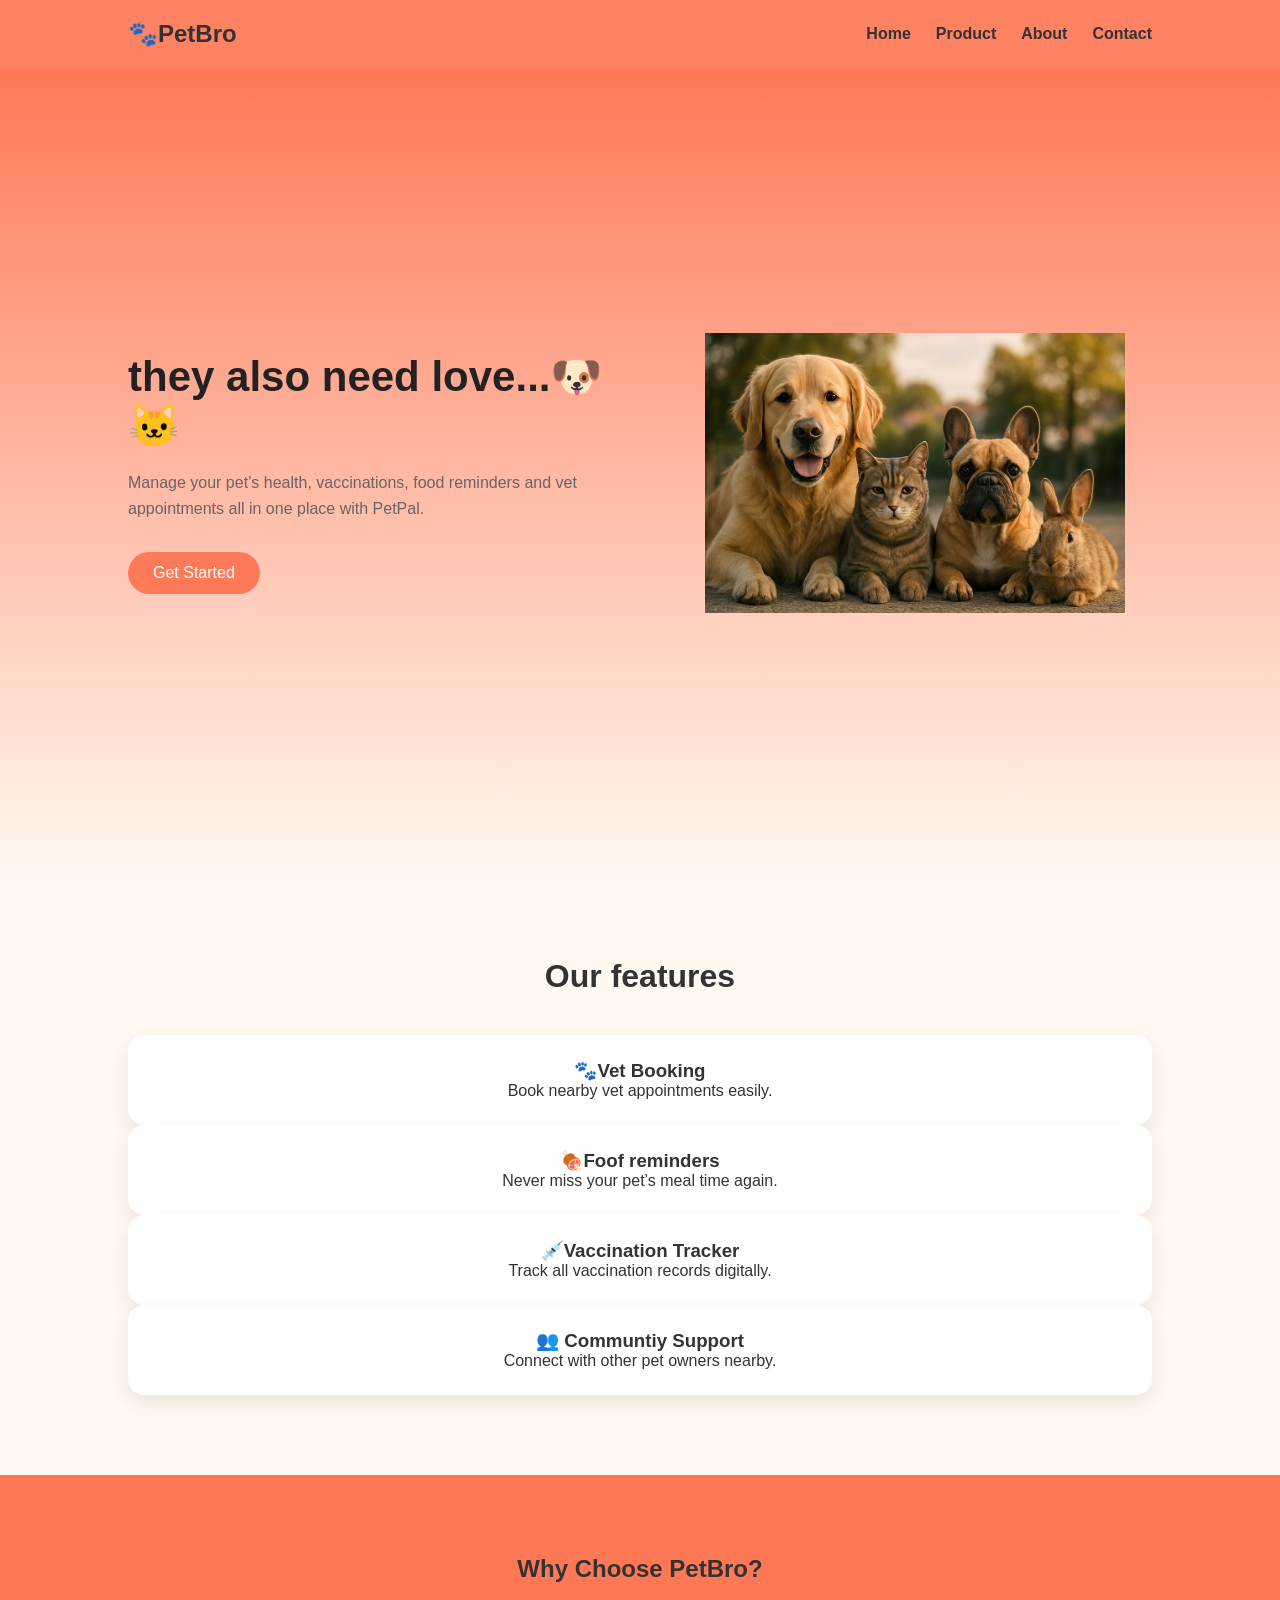
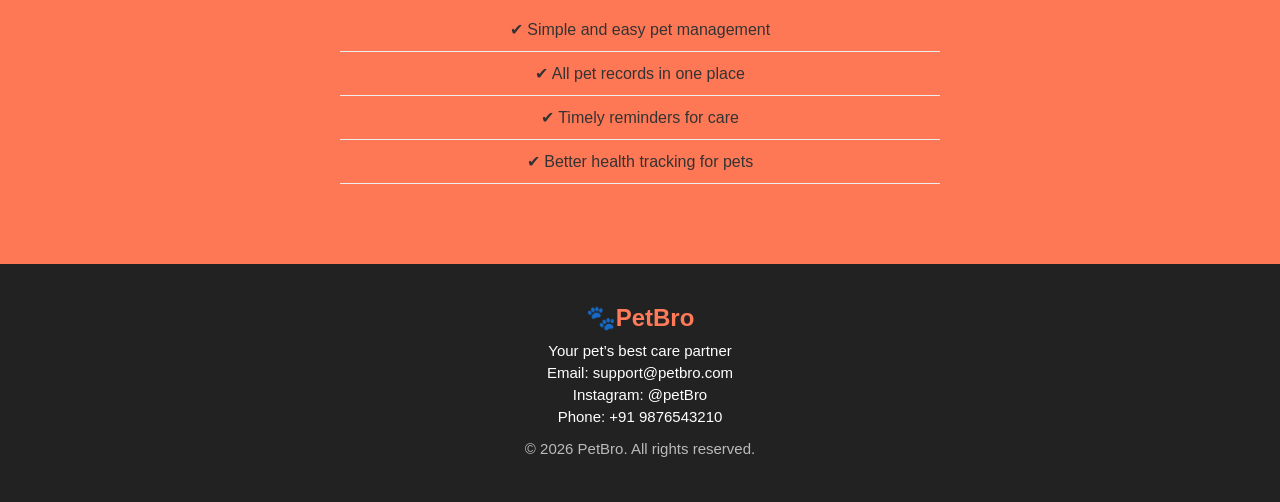
<file: index.html>
<!DOCTYPE html>
<html lang="en">
<head>
    <meta charset="UTF-8">
    <meta name="viewport" content="width=device-width, initial-scale=1.0">
    <link rel="stylesheet" href="css/style.css">
    <title>PetBro - Pet care management</title>
</head>
<body>
    <header class="navbar">
        <div class="logo">🐾PetBro</div>
        <nav>
        <ul>
            <li><a href="index.html">Home</a></li>
            <li><a href="product.html">Product</a></li>
            <li><a href="about.html">About</a></li>
            <li><a href="contact.html">Contact</a></li>
        </ul>
        </nav>
    </header>

    <section class="hero">
        <div class="content">
            <h1>they also need love...🐶🐱</h1>
            <p>Manage your pet’s health, vaccinations, food reminders and vet appointments
            all in one place with PetPal.</p>

            <a href="contact.html" class="btn">Get Started</a>
        </div>
        <div class="hero-image">
            <img src="images/pet.jpg" alt="pet image">
        </div>
    </section>

    <section class="features">
        <h2>Our features</h2>

        <div class="feature-contatiner">
            <div class="card">
                <h3>🐾Vet Booking</h3>
                <p>Book nearby vet appointments easily.</p>
            </div>
            <div class="card">
                <h3>🍖Foof reminders</h3>
                <p>Never miss your pet’s meal time again.</p>
            </div>
            <div class="card">
                <h3>💉Vaccination Tracker</h3>
                <p>Track all vaccination records digitally.</p>
            </div>
            <div class="card">
                <h3>👥 Communtiy Support</h3>
                <p>Connect with other pet owners nearby.</p>
            </div>
        </div>
    </section>
    <section class="benefits">
        <h2>Why Choose PetBro?</h2>
        <ul>
            <li>✔ Simple and easy pet management</li>
            <li>✔ All pet records in one place</li>
            <li>✔ Timely reminders for care</li>
            <li>✔ Better health tracking for pets</li>
        </ul>
    </section>

    <footer>
        <div>
            <h3>🐾PetBro</h3>
            <p>Your pet’s best care partner</p>
        </div>

        <div>
            <p>Email: support@petbro.com</p>
        <p>Instagram: @petBro</p>
        <p>Phone: +91 9876543210</p>
        </div>

        <p class="copy">© 2026 PetBro. All rights reserved.</p>
    </footer>
</body>
</html>
</file>
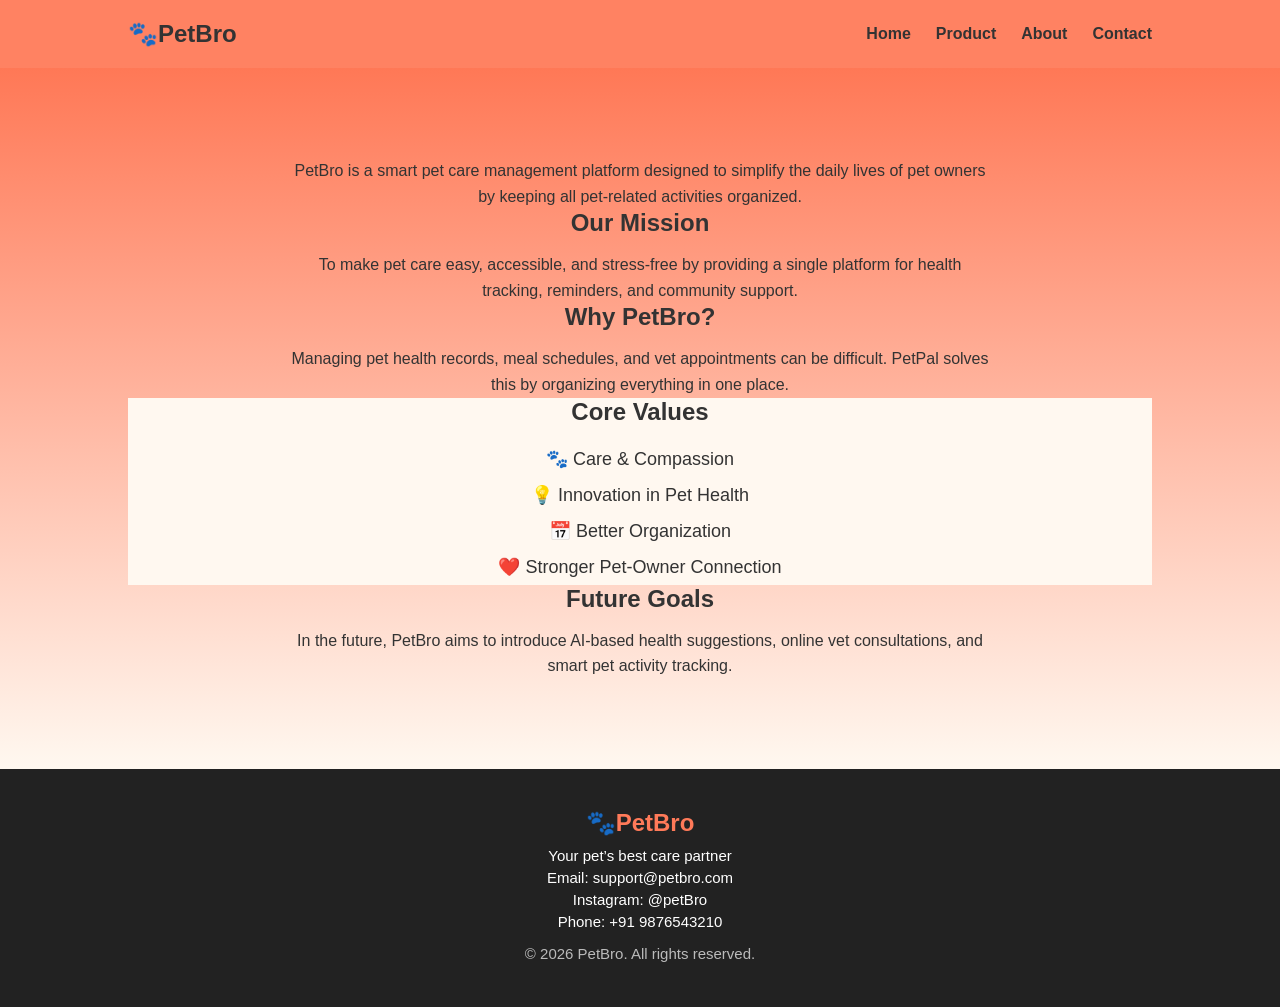
<file: about.html>
<!DOCTYPE html>
<html lang="en">
<head>
    <meta charset="UTF-8">
    <meta name="viewport" content="width=device-width, initial-scale=1.0">
    <link rel="stylesheet" href="css/style.css">
    <title>PetBro - Pet care management</title>
</head>
<body>
    <header class="navbar">
        <div class="logo">🐾PetBro</div>
        <nav>
        <ul>
            <li><a href="index.html">Home</a></li>
            <li><a href="product.html">Product</a></li>
            <li><a href="about.html">About</a></li>
            <li><a href="contact.html">Contact</a></li>
        </ul>
        </nav>
    </header>
    <section class="section">
    <section class="about">
        <p>
        PetBro is a smart pet care management platform designed to simplify
        the daily lives of pet owners by keeping all pet-related activities organized.
    </p>
    </section>
    <section class="mission">
    <h2>Our Mission</h2>
    <p>
        To make pet care easy, accessible, and stress-free by providing
        a single platform for health tracking, reminders, and community support.
    </p>
    </section>
     <section class="why-petpal">
        <h2>Why PetBro?</h2>
        <p>
            Managing pet health records, meal schedules, and vet appointments
            can be difficult. PetPal solves this by organizing everything in one place.
        </p>
    </section>
    <section class="values">
        <h2>Core Values</h2>
        <ul>
            <li>🐾 Care & Compassion</li>
            <li>💡 Innovation in Pet Health</li>
            <li>📅 Better Organization</li>
            <li>❤️ Stronger Pet-Owner Connection</li>
        </ul>
    </section>
    <section class="future">
    <h2>Future Goals</h2>
    <p>
        In the future, PetBro aims to introduce AI-based health suggestions,
        online vet consultations, and smart pet activity tracking.
    </p>
    </section>
    </section>
    <footer>
        <div>
            <h3>🐾PetBro</h3>
            <p>Your pet’s best care partner</p>
        </div>

        <div>
            <p>Email: support@petbro.com</p>
        <p>Instagram: @petBro</p>
        <p>Phone: +91 9876543210</p>
        </div>

        <p class="copy">© 2026 PetBro. All rights reserved.</p>
    </footer>
</body>
</html>
</file>
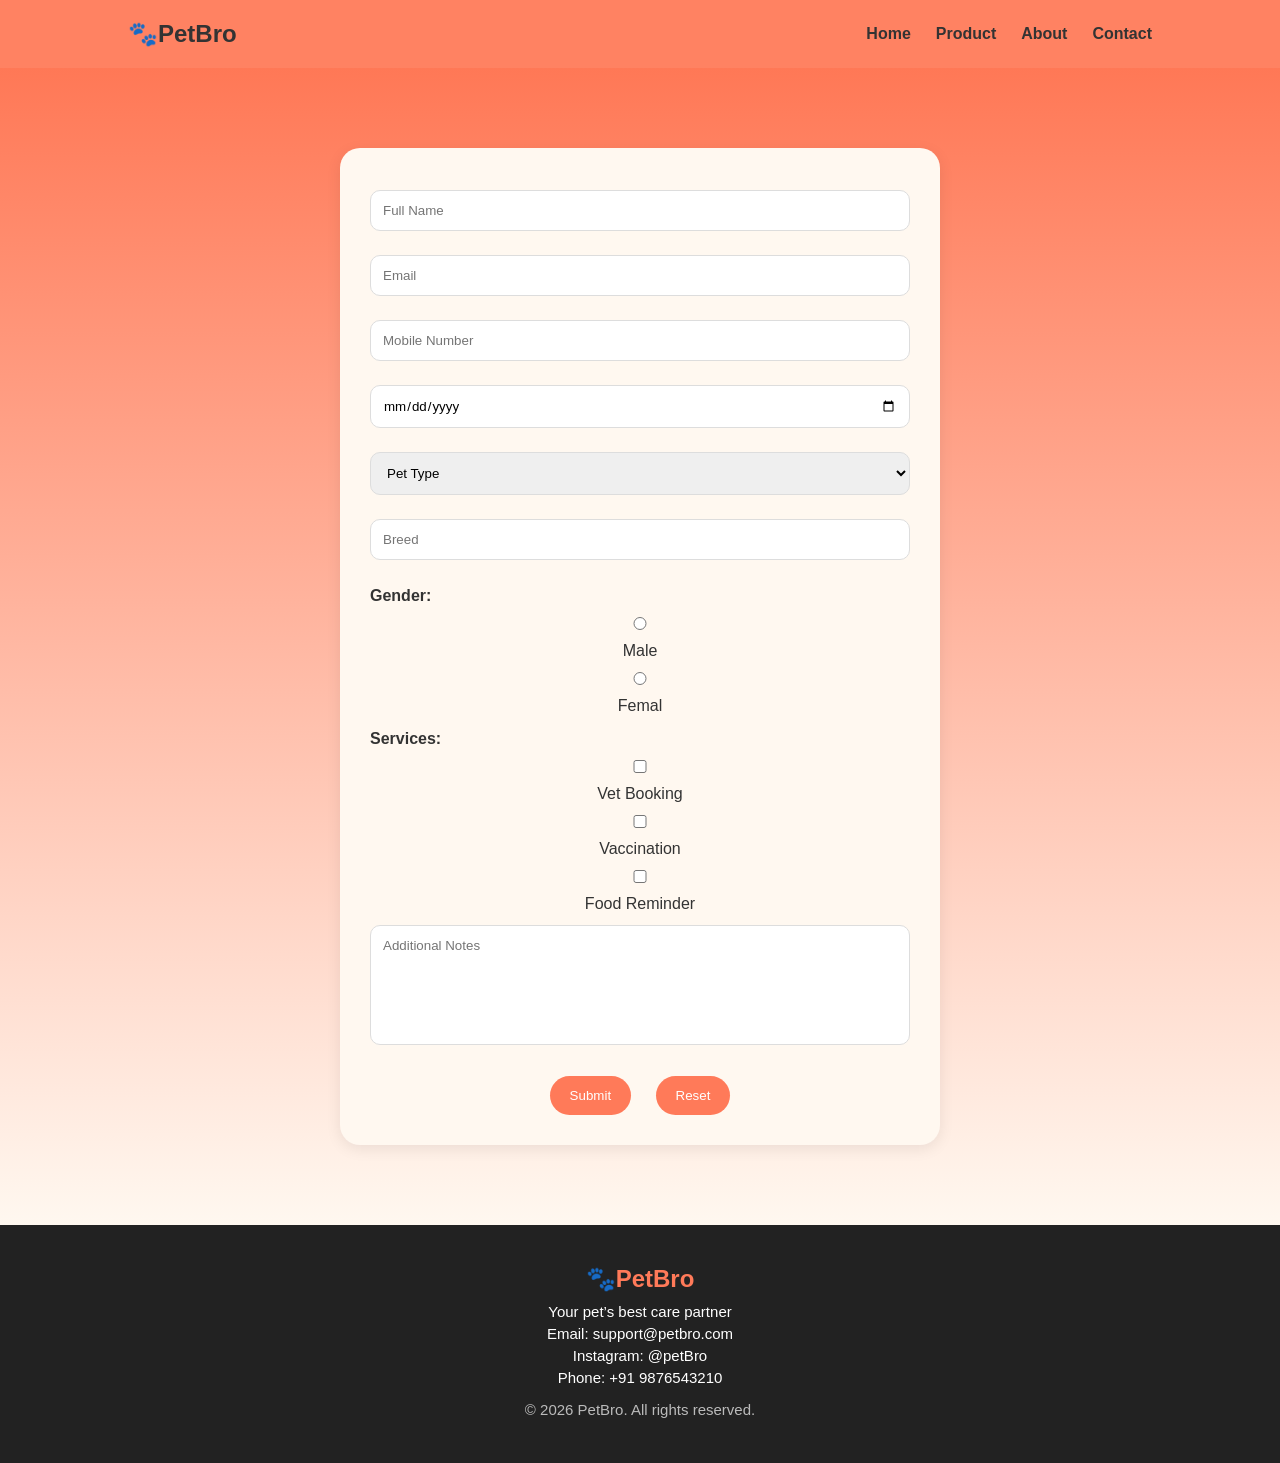
<file: contact.html>
<!DOCTYPE html>
<html lang="en">
<head>
    <meta charset="UTF-8">
    <meta name="viewport" content="width=device-width, initial-scale=1.0">
    <link rel="stylesheet" href="css/style.css">
    <title>PetBro - Pet care management</title>
</head>
<body>
    <header class="navbar">
        <div class="logo">🐾PetBro</div>
        <nav>
        <ul>
            <li><a href="index.html">Home</a></li>
            <li><a href="product.html">Product</a></li>
            <li><a href="about.html">About</a></li>
            <li><a href="contact.html">Contact</a></li>
        </ul>
        </nav>
    </header>
    <section class="contact-form">
        <form>
            <input type="text" placeholder="Full Name" required>
            <input type="text" placeholder="Email" required>
            <input type="tel" placeholder="Mobile Number" required>
            <input type="date" required>

            <select required>
                <option>Pet Type</option>
                <option>Cat</option>
                <option>Bird</option>
                <option>other</option>
            </select>
            <input type="text" placeholder="Breed" required>

            <label>Gender:</label>
            <input type="radio" name="gender"> Male
            <input type="radio" name="gender"> Femal


            <label>Services:</label>
            <input type="checkbox"> Vet Booking
            <input type="checkbox"> Vaccination
            <input type="checkbox"> Food Reminder

            <textarea placeholder="Additional Notes"></textarea>

            <button type="submit">Submit</button>
            <button type="reset">Reset</button>
        </form>
    </section>
    <footer>
        <div>
            <h3>🐾PetBro</h3>
            <p>Your pet’s best care partner</p>
        </div>

        <div>
            <p>Email: support@petbro.com</p>
        <p>Instagram: @petBro</p>
        <p>Phone: +91 9876543210</p>
        </div>

        <p class="copy">© 2026 PetBro. All rights reserved.</p>
    </footer>
    
</body>
</html>
</file>
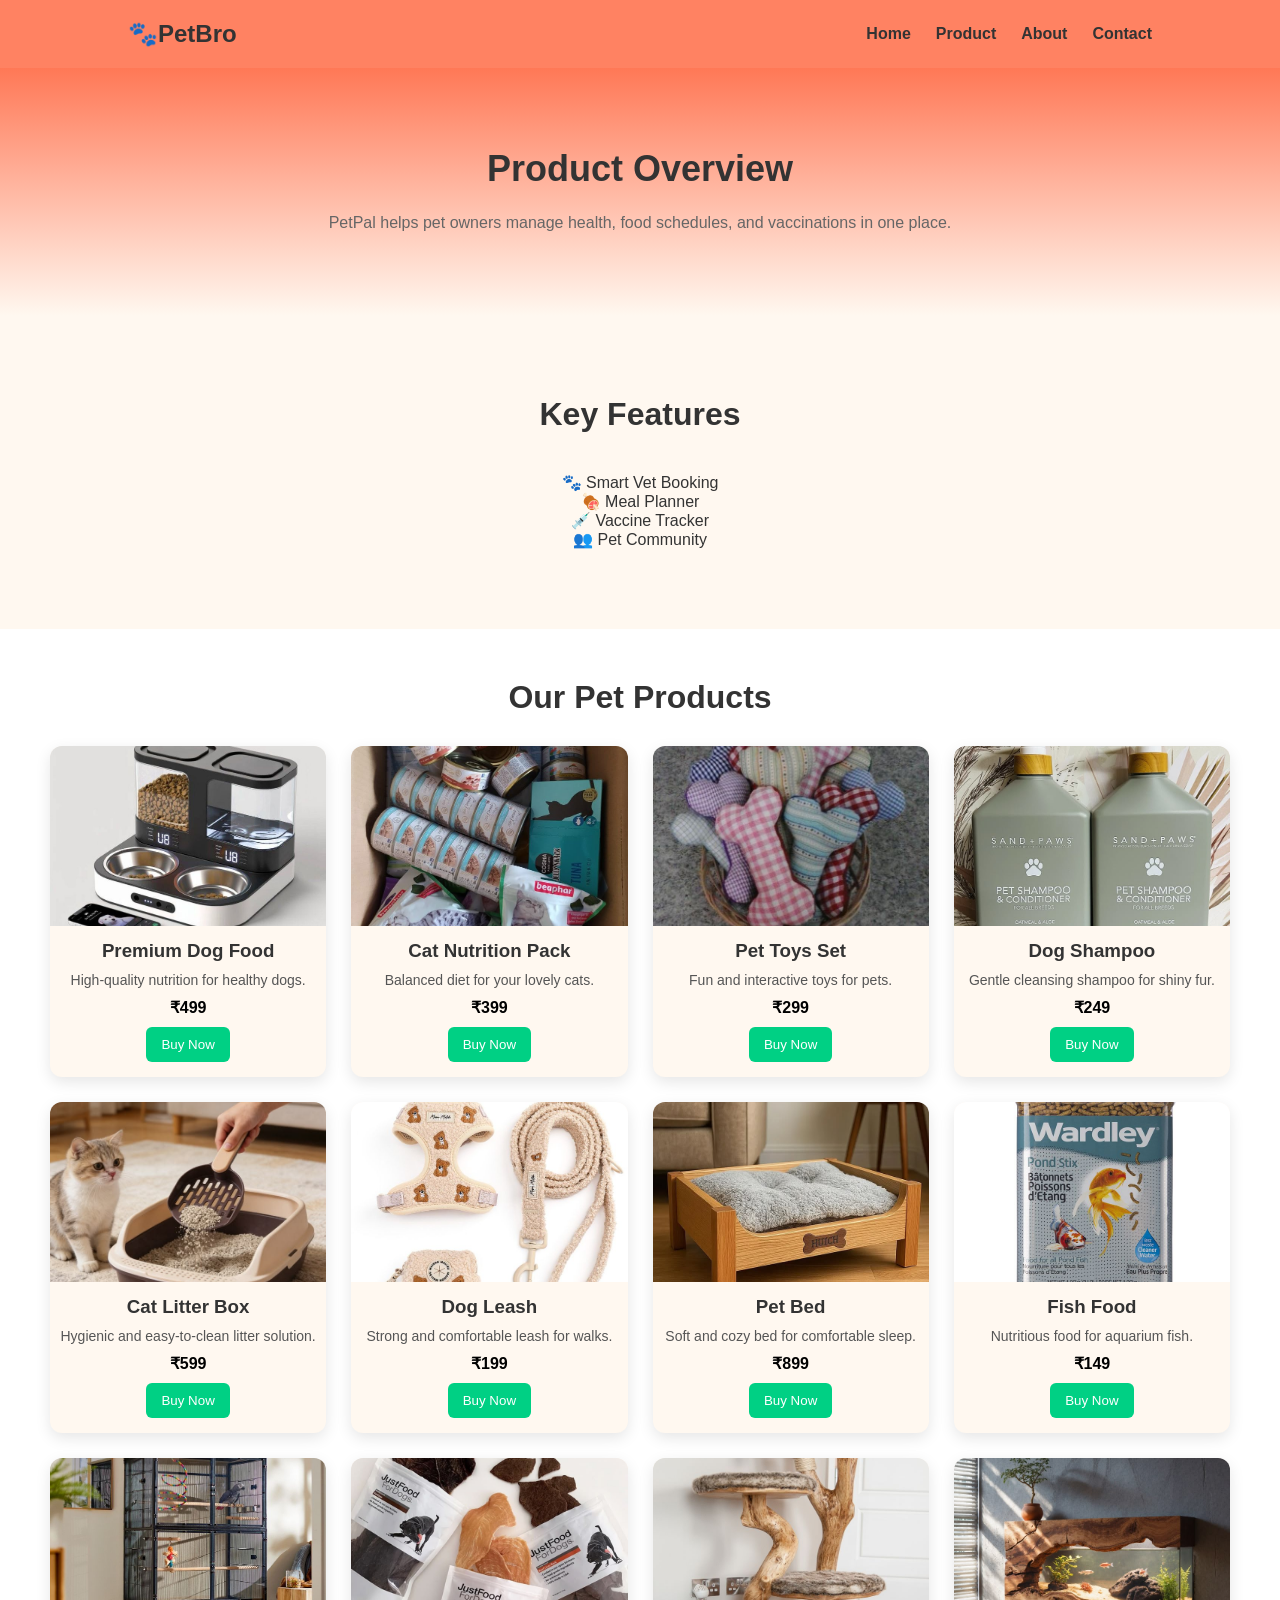
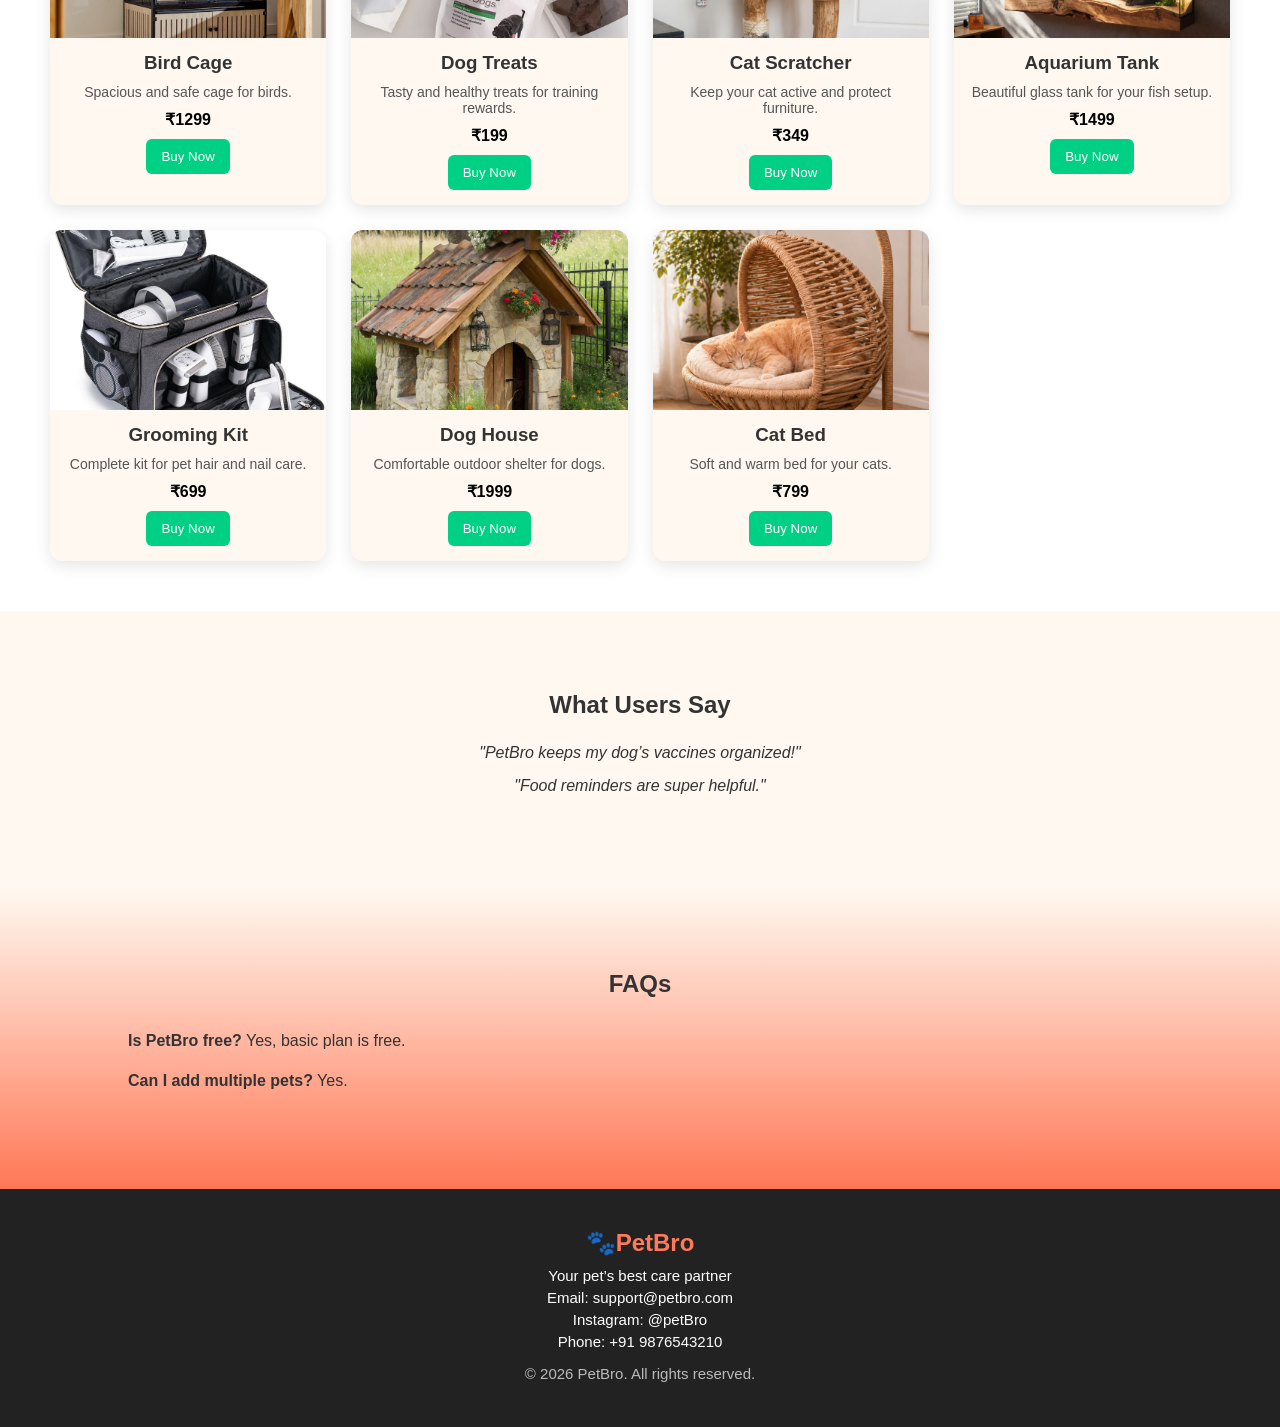
<file: product.html>
<!DOCTYPE html>
<html lang="en">
<head>
    <meta charset="UTF-8">
    <meta name="viewport" content="width=device-width, initial-scale=1.0">
    <link rel="stylesheet" href="css/style.css">
    <title>PetBro - Pet care management</title>
</head>
<body>
    <header class="navbar">
        <div class="logo">🐾PetBro</div>
        <nav>
        <ul>
            <li><a href="index.html">Home</a></li>
            <li><a href="product.html">Product</a></li>
            <li><a href="about.html">About</a></li>
            <li><a href="contact.html">Contact</a></li>
        </ul>
        </nav>
    </header>

    <section class="product-overview">
        <h1>Product Overview</h1>
        <p>PetPal helps pet owners manage health, food schedules, and vaccinations in one place.</p>
    </section>

    <section class="features">
        <h2>Key Features</h2>
        <div class="feature-contatiner">
            <div class="feature-card">🐾 Smart Vet Booking</div>
            <div class="feature-card">🍖 Meal Planner</div>
            <div class="feature-card">💉 Vaccine Tracker</div>
            <div class="feature-card">👥 Pet Community</div>
        </div>
    </section>

    <section class="products-section">
    <h2>Our Pet Products</h2>

    <div class="products-grid">

        <div class="product-card">
            <img src="images/dog-foodbox.jpg">
            <h3>Premium Dog Food</h3>
            <p>High-quality nutrition for healthy dogs.</p>
            <span>₹499</span>
            <button>Buy Now</button>
        </div>

        <div class="product-card">
            <img src="images/catfood.jpg" alt="">
            <h3>Cat Nutrition Pack</h3>
            <p>Balanced diet for your lovely cats.</p>
            <span>₹399</span>
            <button>Buy Now</button>
        </div>

        <div class="product-card">
            <img src="images/pettoy.jpg" alt="">
            <h3>Pet Toys Set</h3>
            <p>Fun and interactive toys for pets.</p>
            <span>₹299</span>
            <button>Buy Now</button>
        </div>
        <div class="product-card">
    <img src="images/dogshampoo.jpg" alt="">
    <h3>Dog Shampoo</h3>
    <p>Gentle cleansing shampoo for shiny fur.</p>
    <span>₹249</span>
    <button>Buy Now</button>
    </div>

    <div class="product-card">
        <img src="images/catlitter.jpg" alt="">
        <h3>Cat Litter Box</h3>
        <p>Hygienic and easy-to-clean litter solution.</p>
        <span>₹599</span>
        <button>Buy Now</button>
    </div>

    <div class="product-card">
        <img src="images/dogleash.jpg" alt="">
        <h3>Dog Leash</h3>
        <p>Strong and comfortable leash for walks.</p>
        <span>₹199</span>
        <button>Buy Now</button>
    </div>

    <div class="product-card">
        <img src="images/petbed.jpg" alt="">
        <h3>Pet Bed</h3>
        <p>Soft and cozy bed for comfortable sleep.</p>
        <span>₹899</span>
        <button>Buy Now</button>
    </div>

    <div class="product-card">
        <img src="images/fishfood.jpg" alt="">
        <h3>Fish Food</h3>
        <p>Nutritious food for aquarium fish.</p>
        <span>₹149</span>
        <button>Buy Now</button>
    </div>

    <div class="product-card">
        <img src="images/birdcage.jpg" alt="">
        <h3>Bird Cage</h3>
        <p>Spacious and safe cage for birds.</p>
        <span>₹1299</span>
        <button>Buy Now</button>
    </div>
    <div class="product-card">
        <img src="images/dogtreat.jpg" alt="">
        <h3>Dog Treats</h3>
        <p>Tasty and healthy treats for training rewards.</p>
        <span>₹199</span>
        <button>Buy Now</button>
    </div>

    <div class="product-card">
        <img src="images/catscrachter.jpg" alt="">
        <h3>Cat Scratcher</h3>
        <p>Keep your cat active and protect furniture.</p>
        <span>₹349</span>
        <button>Buy Now</button>
    </div>

    <div class="product-card">
        <img src="images/aquarim.jpg" alt="">
        <h3>Aquarium Tank</h3>
        <p>Beautiful glass tank for your fish setup.</p>
        <span>₹1499</span>
        <button>Buy Now</button>
    </div>

    <div class="product-card">
        <img src="images/petgrooming-kit.jpg" alt="">
        <h3>Grooming Kit</h3>
        <p>Complete kit for pet hair and nail care.</p>
        <span>₹699</span>
        <button>Buy Now</button>
    </div>

    <div class="product-card">
        <img src="images/doghouse.jpg" alt="">
        <h3>Dog House</h3>
        <p>Comfortable outdoor shelter for dogs.</p>
        <span>₹1999</span>
        <button>Buy Now</button>
    </div>

    <div class="product-card">
        <img src="images/catbed.jpg" alt="">
        <h3>Cat Bed</h3>
        <p>Soft and warm bed for your cats.</p>
        <span>₹799</span>
        <button>Buy Now</button>
    </div>

    </div>
</section>
    <section class="testimonials">
        <h2>What Users Say</h2>
        <p>"PetBro keeps my dog’s vaccines organized!"</p>
        <p>"Food reminders are super helpful."</p>
    </section>
    <section class="faq">
        <h2>FAQs</h2>
        <p><strong>Is PetBro free?</strong> Yes, basic plan is free.</p>
        <p><strong>Can I add multiple pets?</strong> Yes.</p>
    </section>

    <footer>
        <div>
            <h3>🐾PetBro</h3>
            <p>Your pet’s best care partner</p>
        </div>

        <div>
            <p>Email: support@petbro.com</p>
        <p>Instagram: @petBro</p>
        <p>Phone: +91 9876543210</p>
        </div>

        <p class="copy">© 2026 PetBro. All rights reserved.</p>
    </footer>
</body>
</html>
</file>
<file: css/style.css>
/* RESET */
*{
    margin:0;
    padding:0;
    box-sizing:border-box;
    font-family:'Poppins', sans-serif;
}

body{
    background:#fff;
    color:#333;
}

/* NAVBAR */
.navbar{
    display:flex;
    justify-content:space-between;
    align-items:center;
    padding:20px 10%;
    background:#ff8262;
    box-shadow:0 2px 10px rgba(0,0,0,0.05);
}

.navbar .logo{
    font-size:24px;
    font-weight:bold;
    color:#333;
}

.navbar ul{
    list-style:none;
    display:flex;
    gap:25px;
}

.navbar ul li a{
    text-decoration:none;
    color:#333;
    font-weight:bold;
    transition:0.3s;
}

.navbar ul li a:hover{
    color:white;
}
.active{
    color:white;
    border-bottom:2px solid white;
}

/* HERO SECTION */
.hero{
    display:flex;
    align-items:center;
    justify-content:space-between;
    gap:50px;
    padding:80px 10%;
    min-height:90vh;
    background:linear-gradient(180deg,#ff7856,#fff8f0);
}

.content{
    max-width:500px;
}

.content h1{
    font-size:42px;
    margin-bottom:20px;
    color:#222;
}

.content p{
    font-size:16px;
    color:#666;
    margin-bottom:30px;
    line-height:1.6;
}

.btn{
    padding:12px 25px;
    background:#ff7a59;
    color:white;
    text-decoration:none;
    border-radius:25px;
    display:inline-block;
    transition:0.3s;
}

.btn:hover{
    background:#e85c3a;
}

.hero-image{
    flex:1;
    display:flex;
    justify-content:center;
}

.hero-image img{
    width:100%;
    max-width:420px;
    height:auto;
}

/* FEATURES */
.features{
    padding:80px 10%;
    text-align:center;
    background:#fff8f0;
}

.features h2{
    font-size:32px;
    margin-bottom:40px;
}

.feature-container{
    display:grid;
    grid-template-columns:repeat(auto-fit,minmax(220px,1fr));
    gap:25px;
}

.card{
    background:white;
    padding:25px;
    border-radius:16px;
    box-shadow:0 8px 20px rgba(0,0,0,0.08);
    transition:0.3s;
}

.card:hover{
    transform:translateY(-8px);
}

/* BENEFITS */
.benefits{
    padding:80px 10%;
    background:#ff7856;
    text-align:center;
}

.benefits h2{
    margin-bottom:25px;
}

.benefits ul{
    max-width:600px;
    margin:auto;
    list-style:none;
}

.benefits li{
    padding:12px 0;
    border-bottom:1px solid #eee;
}

/* PRODUCT PAGE */
.product-overview{
    text-align:center;
    padding:80px 10%;
    background:linear-gradient(180deg,#ff7856,#fff8f0);
}

.product-overview h1{
    font-size:36px;
    margin-bottom:20px;
}

.product-overview p{
    color:#666;
    line-height:1.6;
}
.products-section {
    padding: 50px;
    text-align: center;
}

.products-section h2 {
    font-size: 32px;
    margin-bottom: 30px;
}

/* Grid Layout */
.products-grid {
    display: grid;
    grid-template-columns: repeat(auto-fit, minmax(250px, 1fr));
    gap: 25px;
}

/* Product Card */
.product-card {
    background: #fff8f0;
    border-radius: 12px;
    box-shadow: 0 5px 15px rgba(0,0,0,0.1);
    overflow: hidden;
    transition: 0.3s ease;
    padding-bottom: 15px;
}

.product-card:hover {
    transform: translateY(-8px);
}

.product-card img {
    width: 100%;
    height: 180px;
    object-fit: cover;
}

.product-card h3 {
    margin: 10px 0;
}

.product-card p {
    font-size: 14px;
    color: #555;
    padding: 0 10px;
}

.product-card span {
    display: block;
    margin: 10px 0;
    font-weight: bold;
    color: #000;
}

.product-card button {
    background: #00d084;
    border: none;
    padding: 10px 15px;
    color: white;
    border-radius: 6px;
    cursor: pointer;
    transition: 0.3s;
}

.product-card button:hover {
    background: #00a86b;
}


.testimonials{
    padding:80px 10%;
    text-align:center;
    background:#fff8f0
}

.testimonials h2{
    margin-bottom:25px;
}

.testimonials p{
    margin:15px 0;
    font-style:italic;
}

.faq{
    padding:80px 10%;
    background:linear-gradient(180deg,#fff8f0,#ff7856);
}

.faq h2{
    text-align:center;
    margin-bottom:30px;
}

.faq p{
    margin-bottom:15px;
    line-height:1.6;
}

/* ABOUT PAGE */
.section{
    padding:90px 10%;
    text-align:center;
    background:linear-gradient(180deg,#ff7856,#fff8f0);
    
}
.section h2 {
    margin-bottom: 15px;
}

.section p {
    max-width: 700px;
    margin: auto;
    line-height: 1.6;
}
.values{
    background:#fff8f0;
}

.values ul{
    list-style:none;
    line-height:2;
    font-size:18px;
}

/* CONTACT PAGE */
.contact-form{
    padding:80px 10%;
    text-align:center;
    background:linear-gradient(180deg,#ff7856,#fff8f0);
}

.contact-form h1{
    margin-bottom:30px;
}

.contact-form form{
    max-width:600px;
    margin:auto;
    background:#fff8f0;
    padding:30px;
    border-radius:20px;
    box-shadow:0 4px 15px rgba(0,0,0,0.08);
}

.contact-form input,
.contact-form select,
.contact-form textarea{
    width:100%;
    padding:12px;
    margin:12px 0;
    border:1px solid #ddd;
    border-radius:10px;
    outline:none;
}

.contact-form textarea{
    height:120px;
    resize:none;
}

.contact-form label{
    display:block;
    text-align:left;
    margin-top:15px;
    font-weight:bold;
}

.contact-form button{
    padding:12px 20px;
    margin:15px 10px 0;
    border:none;
    border-radius:25px;
    cursor:pointer;
    background:#ff7a59;
    color:white;
}

.contact-form button:hover{
    background:#e85c3a;
}

/* FOOTER */
footer{
    padding:40px 10%;
    background:#222;
    color:white;
    text-align:center;
}

footer h3{
    font-size:24px;
    color:#ff7a59;
    margin-bottom:10px;
}

footer p{
    font-size:15px;
    margin:5px 0;
}

.copy{
    margin-top:15px;
    color:#bbb;
}
</file>
